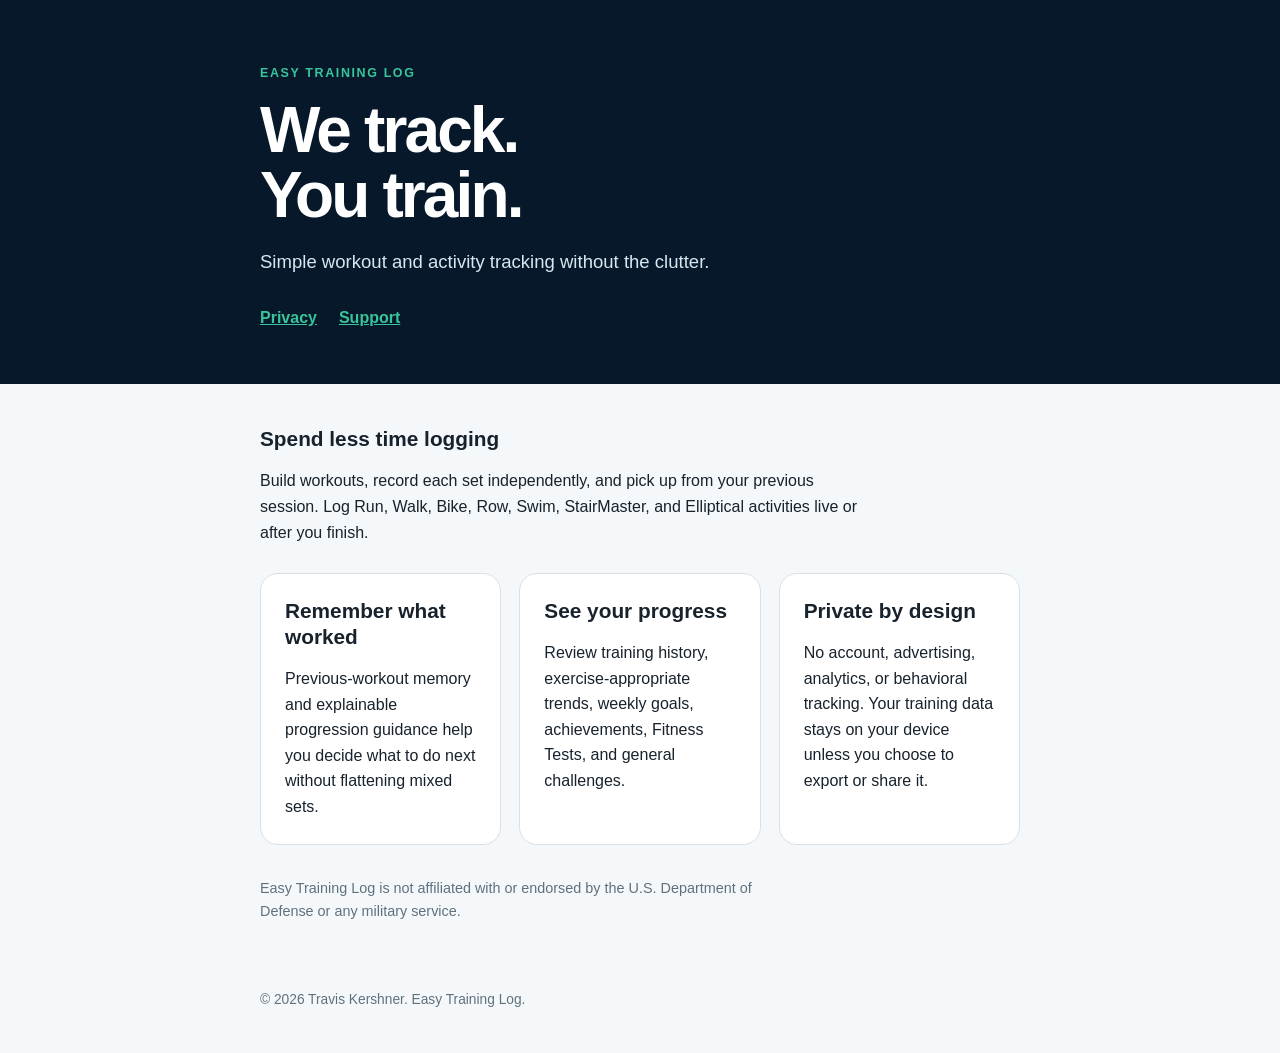
<file: index.html>
<!doctype html>
<html lang="en">
<head>
  <meta charset="utf-8">
  <meta name="viewport" content="width=device-width, initial-scale=1">
  <meta name="description" content="Easy Training Log — simple, local-first workout and activity tracking.">
  <title>Easy Training Log</title>
  <link rel="stylesheet" href="styles.css">
</head>
<body>
  <header class="hero">
    <div class="shell">
      <p class="eyebrow">Easy Training Log</p>
      <h1>We track.<br>You train.</h1>
      <p class="lead">Simple workout and activity tracking without the clutter.</p>
      <nav aria-label="Site navigation">
        <a href="privacy.html">Privacy</a>
        <a href="support.html">Support</a>
      </nav>
    </div>
  </header>
  <main class="shell">
    <section>
      <h2>Spend less time logging</h2>
      <p>Build workouts, record each set independently, and pick up from your previous session. Log Run, Walk, Bike, Row, Swim, StairMaster, and Elliptical activities live or after you finish.</p>
    </section>
    <div class="grid">
      <section class="card">
        <h2>Remember what worked</h2>
        <p>Previous-workout memory and explainable progression guidance help you decide what to do next without flattening mixed sets.</p>
      </section>
      <section class="card">
        <h2>See your progress</h2>
        <p>Review training history, exercise-appropriate trends, weekly goals, achievements, Fitness Tests, and general challenges.</p>
      </section>
      <section class="card">
        <h2>Private by design</h2>
        <p>No account, advertising, analytics, or behavioral tracking. Your training data stays on your device unless you choose to export or share it.</p>
      </section>
    </div>
    <p class="notice">Easy Training Log is not affiliated with or endorsed by the U.S. Department of Defense or any military service.</p>
  </main>
  <footer class="shell">© 2026 Travis Kershner. Easy Training Log.</footer>
</body>
</html>
</file>
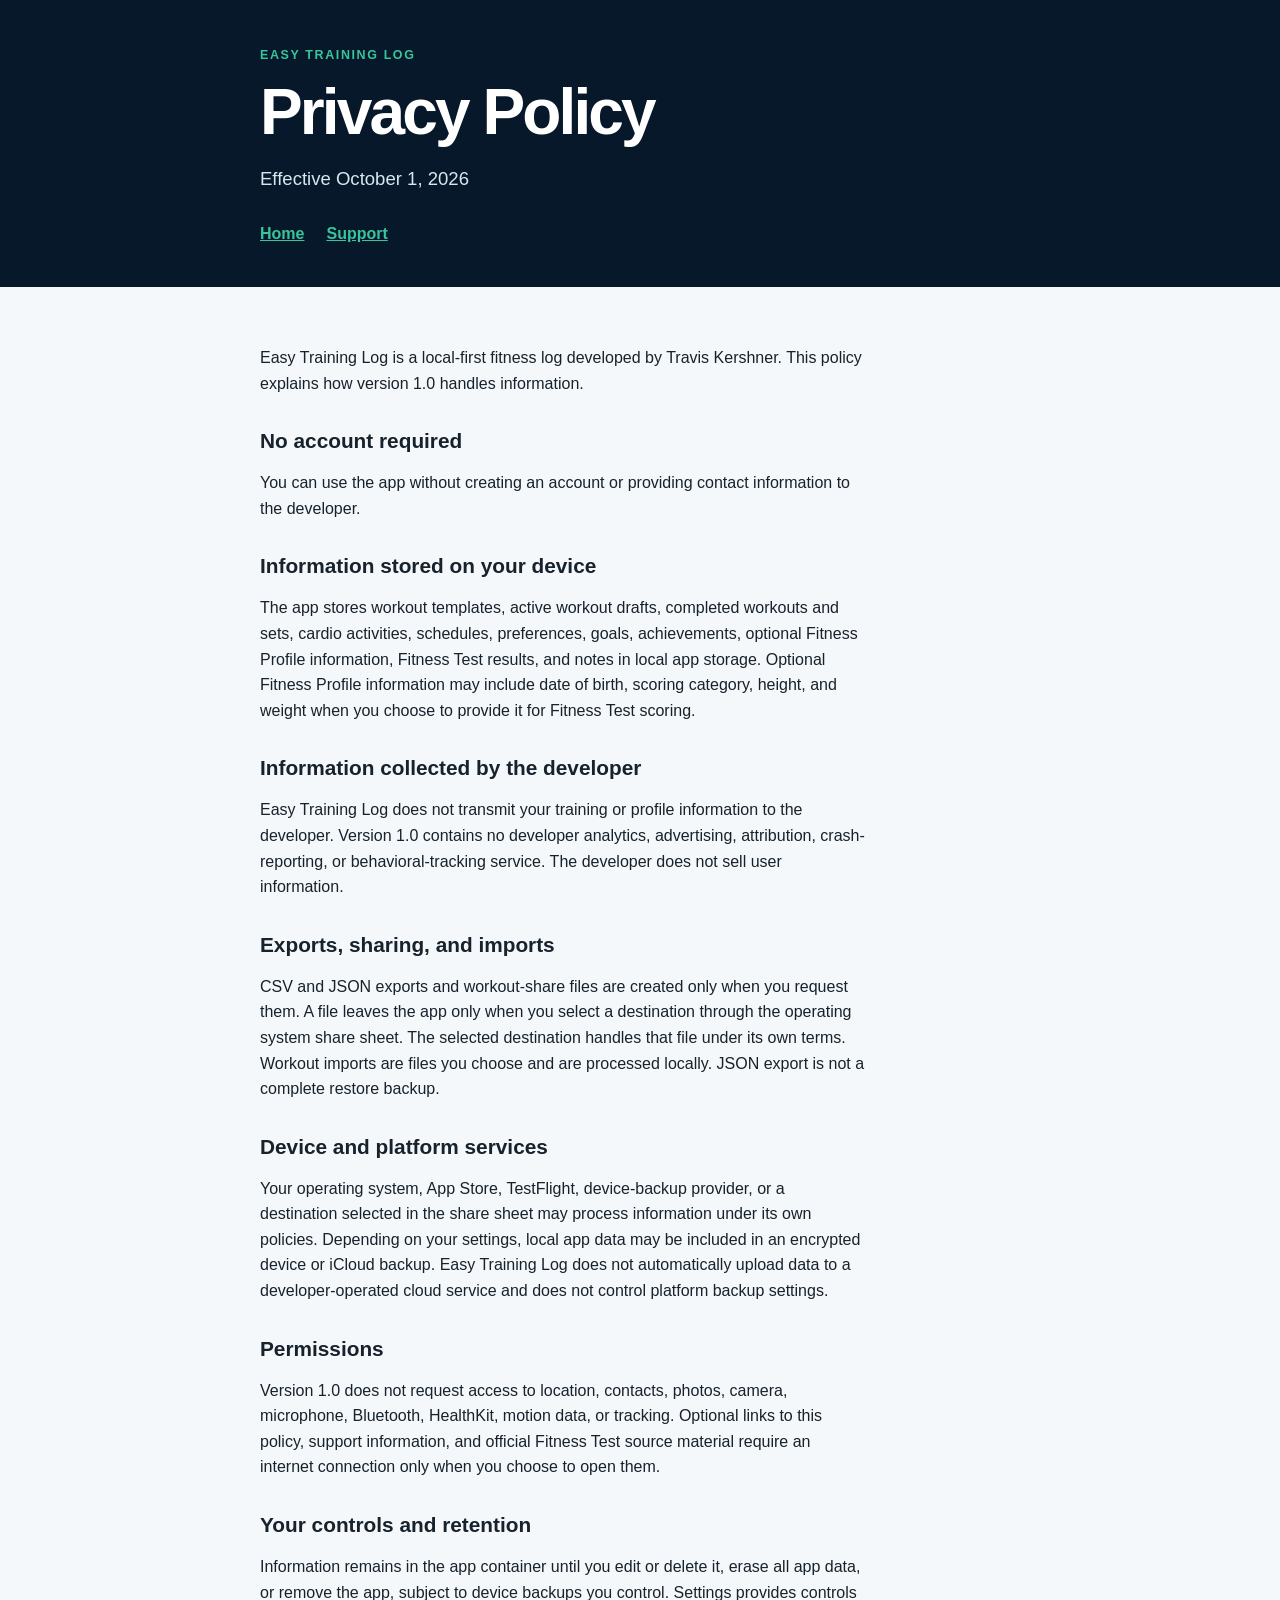
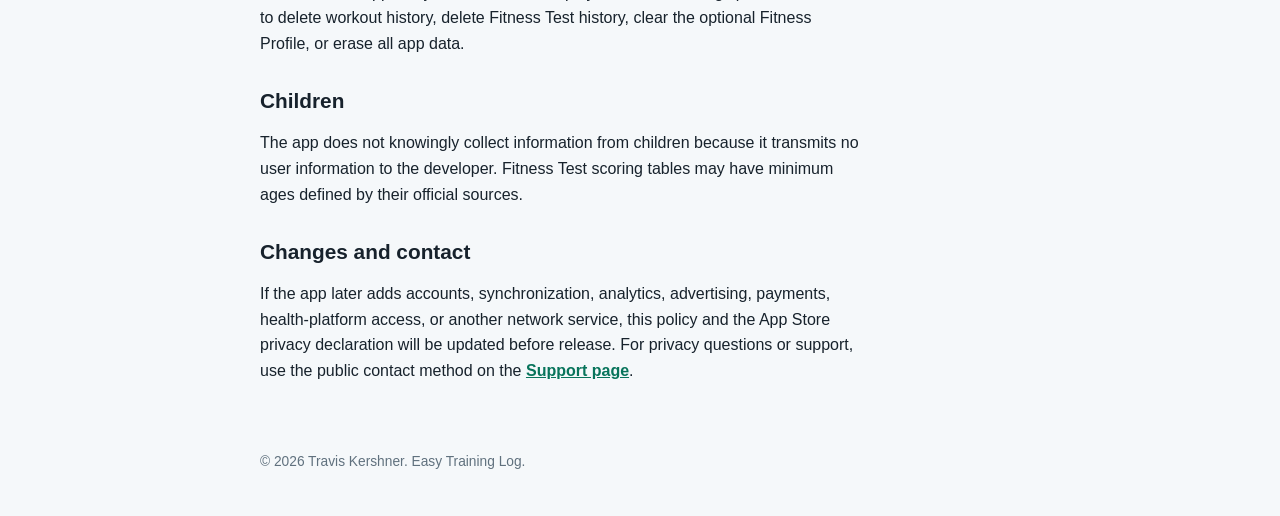
<file: privacy.html>
<!doctype html>
<html lang="en">
<head>
  <meta charset="utf-8">
  <meta name="viewport" content="width=device-width, initial-scale=1">
  <meta name="description" content="Easy Training Log privacy policy.">
  <title>Privacy Policy — Easy Training Log</title>
  <link rel="stylesheet" href="styles.css">
</head>
<body>
  <header class="hero compact">
    <div class="shell">
      <p class="eyebrow">Easy Training Log</p>
      <h1>Privacy Policy</h1>
      <p class="lead">Effective October 1, 2026</p>
      <nav aria-label="Site navigation"><a href="index.html">Home</a><a href="support.html">Support</a></nav>
    </div>
  </header>
  <main class="shell policy">
    <p>Easy Training Log is a local-first fitness log developed by Travis Kershner. This policy explains how version 1.0 handles information.</p>
    <h2>No account required</h2>
    <p>You can use the app without creating an account or providing contact information to the developer.</p>
    <h2>Information stored on your device</h2>
    <p>The app stores workout templates, active workout drafts, completed workouts and sets, cardio activities, schedules, preferences, goals, achievements, optional Fitness Profile information, Fitness Test results, and notes in local app storage. Optional Fitness Profile information may include date of birth, scoring category, height, and weight when you choose to provide it for Fitness Test scoring.</p>
    <h2>Information collected by the developer</h2>
    <p>Easy Training Log does not transmit your training or profile information to the developer. Version 1.0 contains no developer analytics, advertising, attribution, crash-reporting, or behavioral-tracking service. The developer does not sell user information.</p>
    <h2>Exports, sharing, and imports</h2>
    <p>CSV and JSON exports and workout-share files are created only when you request them. A file leaves the app only when you select a destination through the operating system share sheet. The selected destination handles that file under its own terms. Workout imports are files you choose and are processed locally. JSON export is not a complete restore backup.</p>
    <h2>Device and platform services</h2>
    <p>Your operating system, App Store, TestFlight, device-backup provider, or a destination selected in the share sheet may process information under its own policies. Depending on your settings, local app data may be included in an encrypted device or iCloud backup. Easy Training Log does not automatically upload data to a developer-operated cloud service and does not control platform backup settings.</p>
    <h2>Permissions</h2>
    <p>Version 1.0 does not request access to location, contacts, photos, camera, microphone, Bluetooth, HealthKit, motion data, or tracking. Optional links to this policy, support information, and official Fitness Test source material require an internet connection only when you choose to open them.</p>
    <h2>Your controls and retention</h2>
    <p>Information remains in the app container until you edit or delete it, erase all app data, or remove the app, subject to device backups you control. Settings provides controls to delete workout history, delete Fitness Test history, clear the optional Fitness Profile, or erase all app data.</p>
    <h2>Children</h2>
    <p>The app does not knowingly collect information from children because it transmits no user information to the developer. Fitness Test scoring tables may have minimum ages defined by their official sources.</p>
    <h2>Changes and contact</h2>
    <p>If the app later adds accounts, synchronization, analytics, advertising, payments, health-platform access, or another network service, this policy and the App Store privacy declaration will be updated before release. For privacy questions or support, use the public contact method on the <a href="support.html">Support page</a>.</p>
  </main>
  <footer class="shell">© 2026 Travis Kershner. Easy Training Log.</footer>
</body>
</html>
</file>
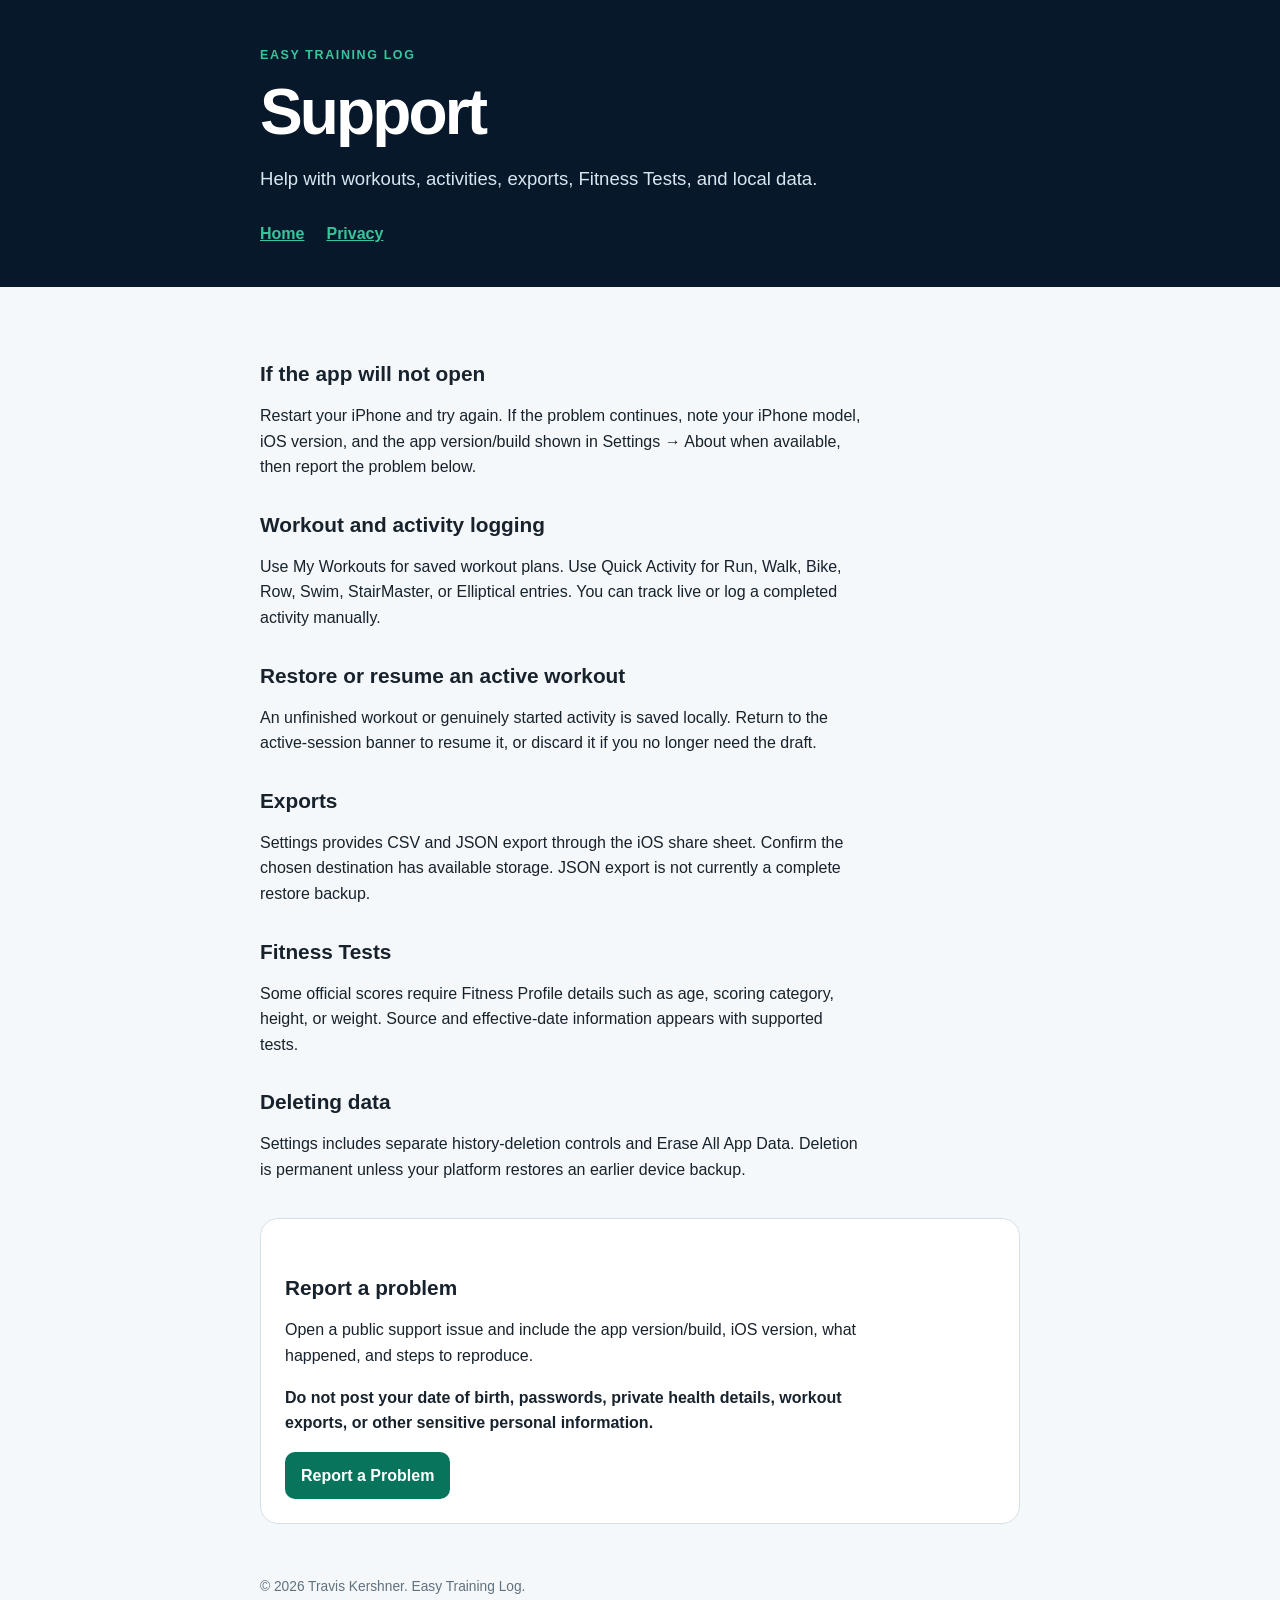
<file: support.html>
<!doctype html>
<html lang="en">
<head>
  <meta charset="utf-8">
  <meta name="viewport" content="width=device-width, initial-scale=1">
  <meta name="description" content="Easy Training Log support and troubleshooting.">
  <title>Support — Easy Training Log</title>
  <link rel="stylesheet" href="styles.css">
</head>
<body>
  <header class="hero compact">
    <div class="shell">
      <p class="eyebrow">Easy Training Log</p>
      <h1>Support</h1>
      <p class="lead">Help with workouts, activities, exports, Fitness Tests, and local data.</p>
      <nav aria-label="Site navigation"><a href="index.html">Home</a><a href="privacy.html">Privacy</a></nav>
    </div>
  </header>
  <main class="shell policy">
    <h2>If the app will not open</h2>
    <p>Restart your iPhone and try again. If the problem continues, note your iPhone model, iOS version, and the app version/build shown in Settings → About when available, then report the problem below.</p>
    <h2>Workout and activity logging</h2>
    <p>Use My Workouts for saved workout plans. Use Quick Activity for Run, Walk, Bike, Row, Swim, StairMaster, or Elliptical entries. You can track live or log a completed activity manually.</p>
    <h2>Restore or resume an active workout</h2>
    <p>An unfinished workout or genuinely started activity is saved locally. Return to the active-session banner to resume it, or discard it if you no longer need the draft.</p>
    <h2>Exports</h2>
    <p>Settings provides CSV and JSON export through the iOS share sheet. Confirm the chosen destination has available storage. JSON export is not currently a complete restore backup.</p>
    <h2>Fitness Tests</h2>
    <p>Some official scores require Fitness Profile details such as age, scoring category, height, or weight. Source and effective-date information appears with supported tests.</p>
    <h2>Deleting data</h2>
    <p>Settings includes separate history-deletion controls and Erase All App Data. Deletion is permanent unless your platform restores an earlier device backup.</p>
    <section class="card support-action">
      <h2>Report a problem</h2>
      <p>Open a public support issue and include the app version/build, iOS version, what happened, and steps to reproduce.</p>
      <p><strong>Do not post your date of birth, passwords, private health details, workout exports, or other sensitive personal information.</strong></p>
      <a class="button" href="https://github.com/kershnerta/easy-training-log-site/issues/new?template=bug_report.yml">Report a Problem</a>
    </section>
  </main>
  <footer class="shell">© 2026 Travis Kershner. Easy Training Log.</footer>
</body>
</html>
</file>
<file: styles.css>
:root {
  color-scheme: light dark;
  --navy: #07182b;
  --navy-soft: #102a43;
  --emerald: #38c59b;
  --emerald-dark: #08745b;
  --paper: #f5f8fa;
  --ink: #17222c;
  --muted: #60717e;
  --card: #ffffff;
  --border: #d6e0e6;
}

* { box-sizing: border-box; }
html { font-family: -apple-system, BlinkMacSystemFont, "Segoe UI", sans-serif; line-height: 1.6; }
body { background: var(--paper); color: var(--ink); margin: 0; }
.shell { margin-inline: auto; max-width: 800px; padding-inline: 20px; }
.hero { background: var(--navy); color: white; padding-block: 64px 54px; }
.hero.compact { padding-block: 46px 40px; }
.eyebrow { color: var(--emerald); font-size: 0.78rem; font-weight: 800; letter-spacing: 0.13em; margin: 0; text-transform: uppercase; }
h1 { font-size: clamp(2.4rem, 9vw, 4rem); letter-spacing: -0.045em; line-height: 1.02; margin: 14px 0; }
h2 { font-size: 1.3rem; line-height: 1.25; margin: 0 0 10px; }
p, li { max-width: 68ch; }
.lead { color: #d8e7ef; font-size: 1.16rem; }
nav { display: flex; flex-wrap: wrap; gap: 22px; margin-top: 28px; }
a { color: var(--emerald-dark); font-weight: 700; }
.hero a { color: var(--emerald); }
main { padding-block: 42px 52px; }
main > section:first-child { margin-bottom: 28px; }
.grid { display: grid; gap: 18px; }
.card { background: var(--card); border: 1px solid var(--border); border-radius: 18px; padding: 24px; }
.card p:last-child { margin-bottom: 0; }
.notice { color: var(--muted); font-size: 0.9rem; margin-top: 32px; }
.policy h2 { margin-top: 32px; }
.support-action { margin-top: 36px; }
.button { background: var(--emerald-dark); border-radius: 10px; color: white; display: inline-block; padding: 11px 16px; text-decoration: none; }
footer { color: var(--muted); font-size: 0.86rem; padding-bottom: 42px !important; }

@media (min-width: 680px) {
  .grid { grid-template-columns: repeat(3, 1fr); }
}

@media (prefers-color-scheme: dark) {
  :root { --paper: #07131f; --ink: #eef5f7; --muted: #a9bbc5; --card: #102436; --border: #294255; --emerald-dark: #62d8b5; }
  .button { background: #159875; color: white; }
}
</file>
